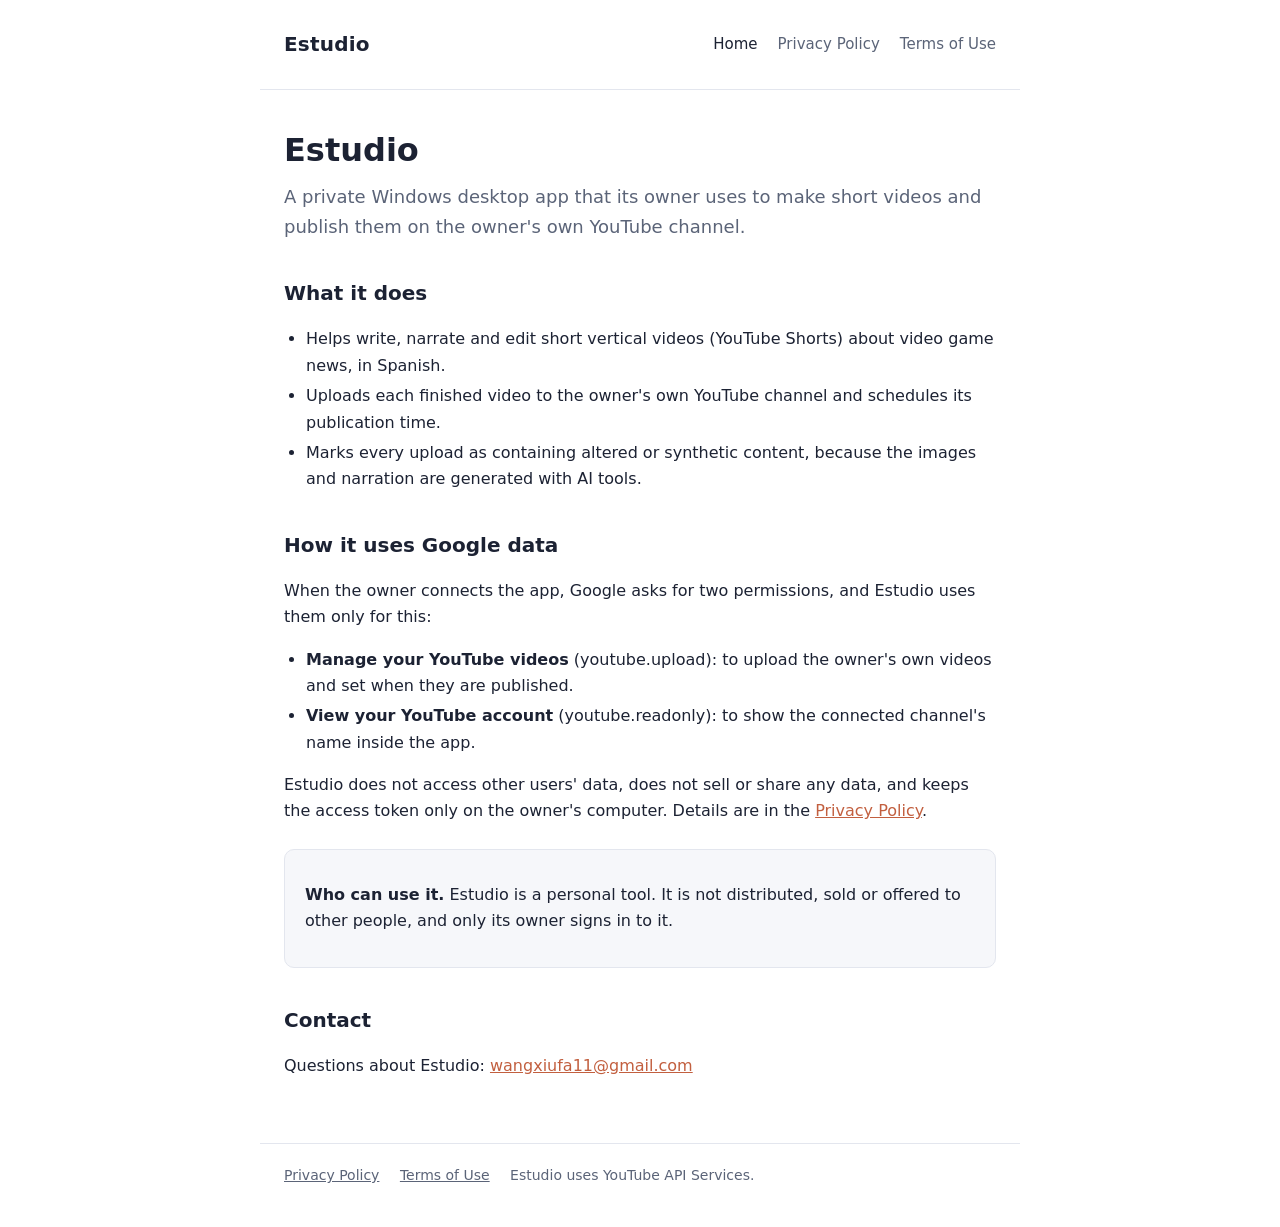
<file: index.html>
<!doctype html>
<html lang="en">
<head>
  <meta charset="utf-8">
  <meta name="viewport" content="width=device-width, initial-scale=1">
  <title>Estudio — private tool to publish my own YouTube Shorts</title>
  <meta name="description" content="Estudio is a private desktop app its owner uses to produce short videos and upload them to the owner's own YouTube channel.">
  <link rel="stylesheet" href="estilo.css">
</head>
<body>
  <header>
    <a class="marca" href="./">Estudio</a>
    <nav>
      <a href="./" aria-current="page">Home</a>
      <a href="privacy.html">Privacy Policy</a>
      <a href="terms.html">Terms of Use</a>
    </nav>
  </header>
  <main>
    <h1>Estudio</h1>
    <p class="bajada">A private Windows desktop app that its owner uses to make short videos and publish them on the owner's own YouTube channel.</p>

    <h2>What it does</h2>
    <ul>
      <li>Helps write, narrate and edit short vertical videos (YouTube Shorts) about video game news, in Spanish.</li>
      <li>Uploads each finished video to the owner's own YouTube channel and schedules its publication time.</li>
      <li>Marks every upload as containing altered or synthetic content, because the images and narration are generated with AI tools.</li>
    </ul>

    <h2>How it uses Google data</h2>
    <p>When the owner connects the app, Google asks for two permissions, and Estudio uses them only for this:</p>
    <ul>
      <li><strong>Manage your YouTube videos</strong> (youtube.upload): to upload the owner's own videos and set when they are published.</li>
      <li><strong>View your YouTube account</strong> (youtube.readonly): to show the connected channel's name inside the app.</li>
    </ul>
    <p>Estudio does not access other users' data, does not sell or share any data, and keeps the access token only on the owner's computer. Details are in the <a href="privacy.html">Privacy Policy</a>.</p>

    <div class="caja">
      <p><strong>Who can use it.</strong> Estudio is a personal tool. It is not distributed, sold or offered to other people, and only its owner signs in to it.</p>
    </div>

    <h2>Contact</h2>
    <p>Questions about Estudio: <a href="mailto:wangxiufa11@gmail.com">wangxiufa11@gmail.com</a></p>
  </main>
  <footer>
    <a href="privacy.html">Privacy Policy</a>
    <a href="terms.html">Terms of Use</a>
    <span>Estudio uses YouTube API Services.</span>
  </footer>
</body>
</html>
</file>
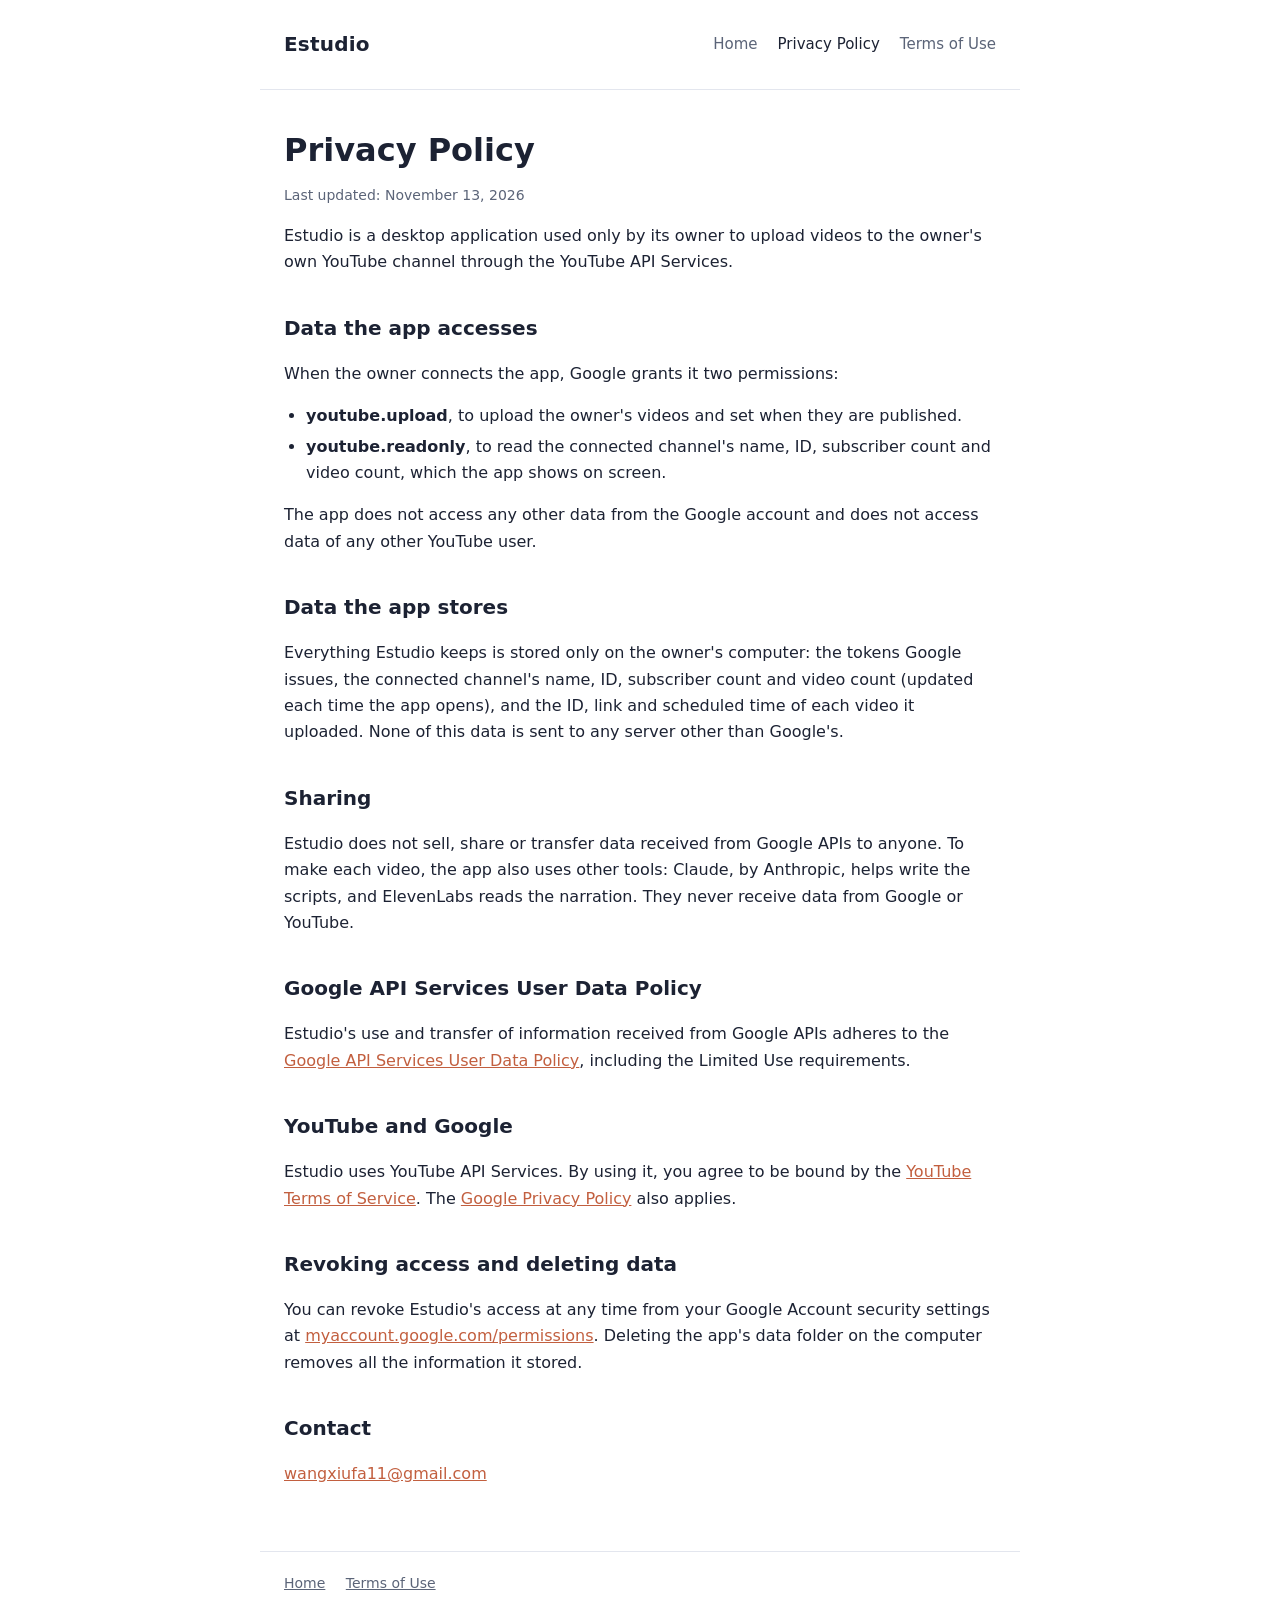
<file: privacy.html>
<!doctype html>
<html lang="en">
<head>
  <meta charset="utf-8">
  <meta name="viewport" content="width=device-width, initial-scale=1">
  <title>Privacy Policy — Estudio</title>
  <link rel="stylesheet" href="estilo.css">
</head>
<body>
  <header>
    <a class="marca" href="./">Estudio</a>
    <nav>
      <a href="./">Home</a>
      <a href="privacy.html" aria-current="page">Privacy Policy</a>
      <a href="terms.html">Terms of Use</a>
    </nav>
  </header>
  <main>
    <h1>Privacy Policy</h1>
    <p class="nota">Last updated: November 13, 2026</p>

    <p>Estudio is a desktop application used only by its owner to upload videos to the owner's own YouTube channel through the YouTube API Services.</p>

    <h2>Data the app accesses</h2>
    <p>When the owner connects the app, Google grants it two permissions:</p>
    <ul>
      <li><strong>youtube.upload</strong>, to upload the owner's videos and set when they are published.</li>
      <li><strong>youtube.readonly</strong>, to read the connected channel's name, ID, subscriber count and video count, which the app shows on screen.</li>
    </ul>
    <p>The app does not access any other data from the Google account and does not access data of any other YouTube user.</p>

    <h2>Data the app stores</h2>
    <p>Everything Estudio keeps is stored only on the owner's computer: the tokens Google issues, the connected channel's name, ID, subscriber count and video count (updated each time the app opens), and the ID, link and scheduled time of each video it uploaded. None of this data is sent to any server other than Google's.</p>

    <h2>Sharing</h2>
    <p>Estudio does not sell, share or transfer data received from Google APIs to anyone. To make each video, the app also uses other tools: Claude, by Anthropic, helps write the scripts, and ElevenLabs reads the narration. They never receive data from Google or YouTube.</p>

    <h2>Google API Services User Data Policy</h2>
    <p>Estudio's use and transfer of information received from Google APIs adheres to the <a href="https://developers.google.com/terms/api-services-user-data-policy">Google API Services User Data Policy</a>, including the Limited Use requirements.</p>

    <h2>YouTube and Google</h2>
    <p>Estudio uses YouTube API Services. By using it, you agree to be bound by the <a href="https://www.youtube.com/t/terms">YouTube Terms of Service</a>. The <a href="https://policies.google.com/privacy">Google Privacy Policy</a> also applies.</p>

    <h2>Revoking access and deleting data</h2>
    <p>You can revoke Estudio's access at any time from your Google Account security settings at <a href="https://myaccount.google.com/permissions">myaccount.google.com/permissions</a>. Deleting the app's data folder on the computer removes all the information it stored.</p>

    <h2>Contact</h2>
    <p><a href="mailto:wangxiufa11@gmail.com">wangxiufa11@gmail.com</a></p>
  </main>
  <footer>
    <a href="./">Home</a>
    <a href="terms.html">Terms of Use</a>
  </footer>
</body>
</html>
</file>
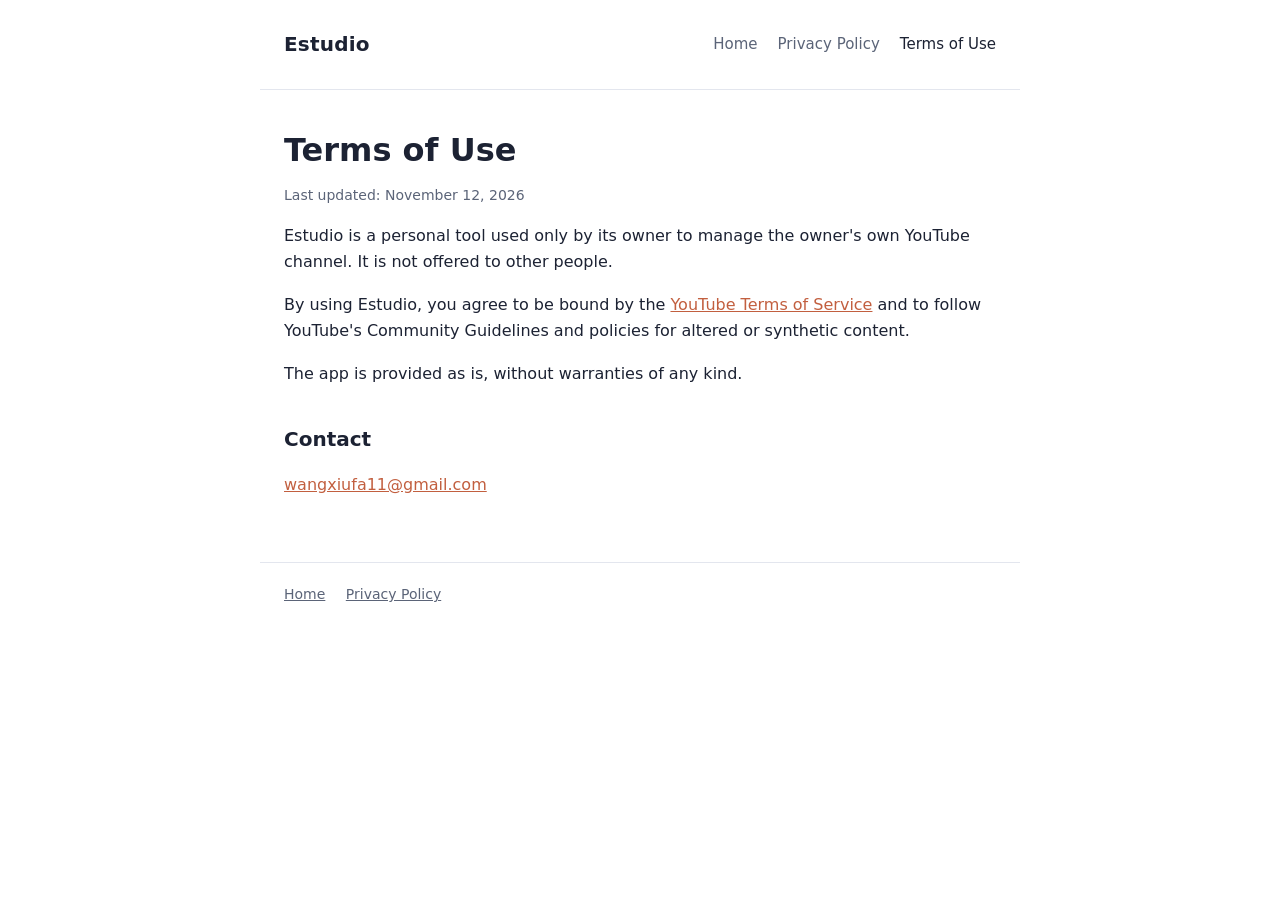
<file: terms.html>
<!doctype html>
<html lang="en">
<head>
  <meta charset="utf-8">
  <meta name="viewport" content="width=device-width, initial-scale=1">
  <title>Terms of Use — Estudio</title>
  <link rel="stylesheet" href="estilo.css">
</head>
<body>
  <header>
    <a class="marca" href="./">Estudio</a>
    <nav>
      <a href="./">Home</a>
      <a href="privacy.html">Privacy Policy</a>
      <a href="terms.html" aria-current="page">Terms of Use</a>
    </nav>
  </header>
  <main>
    <h1>Terms of Use</h1>
    <p class="nota">Last updated: November 12, 2026</p>
    <p>Estudio is a personal tool used only by its owner to manage the owner's own YouTube channel. It is not offered to other people.</p>
    <p>By using Estudio, you agree to be bound by the <a href="https://www.youtube.com/t/terms">YouTube Terms of Service</a> and to follow YouTube's Community Guidelines and policies for altered or synthetic content.</p>
    <p>The app is provided as is, without warranties of any kind.</p>
    <h2>Contact</h2>
    <p><a href="mailto:wangxiufa11@gmail.com">wangxiufa11@gmail.com</a></p>
  </main>
  <footer>
    <a href="./">Home</a>
    <a href="privacy.html">Privacy Policy</a>
  </footer>
</body>
</html>
</file>
<file: estilo.css>
:root { --texto: #1c2233; --tenue: #5b6478; --borde: #e3e6ee; --acento: #c25f3f; --fondo: #ffffff; --suave: #f6f7fa; }
* { box-sizing: border-box; }
body {
  margin: 0; background: var(--fondo); color: var(--texto);
  font: 16px/1.65 "Segoe UI", system-ui, -apple-system, Roboto, Helvetica, Arial, sans-serif;
}
header, main, footer { max-width: 760px; margin: 0 auto; padding: 0 24px; }
header {
  display: flex; flex-wrap: wrap; align-items: center; justify-content: space-between; gap: 8px 24px;
  padding-top: 28px; padding-bottom: 28px; border-bottom: 1px solid var(--borde);
}
.marca { font-weight: 700; font-size: 20px; color: var(--texto); text-decoration: none; letter-spacing: .2px; }
nav { display: flex; flex-wrap: wrap; gap: 4px 20px; }
nav a { color: var(--tenue); text-decoration: none; font-size: 15px; }
nav a:hover, nav a[aria-current="page"] { color: var(--texto); }
main { padding-top: 40px; padding-bottom: 48px; }
h1 { font-size: 32px; line-height: 1.25; margin: 0 0 12px; }
h2 { font-size: 20px; margin: 36px 0 8px; }
p, li { color: var(--texto); }
.bajada { color: var(--tenue); font-size: 18px; margin-top: 0; }
.nota { color: var(--tenue); font-size: 14px; }
ul { padding-left: 22px; }
li { margin: 4px 0; }
a { color: var(--acento); }
.caja { background: var(--suave); border: 1px solid var(--borde); border-radius: 10px; padding: 16px 20px; margin-top: 24px; }
footer { border-top: 1px solid var(--borde); padding-top: 20px; padding-bottom: 40px; color: var(--tenue); font-size: 14px; }
footer a { color: var(--tenue); margin-right: 16px; }
</file>
